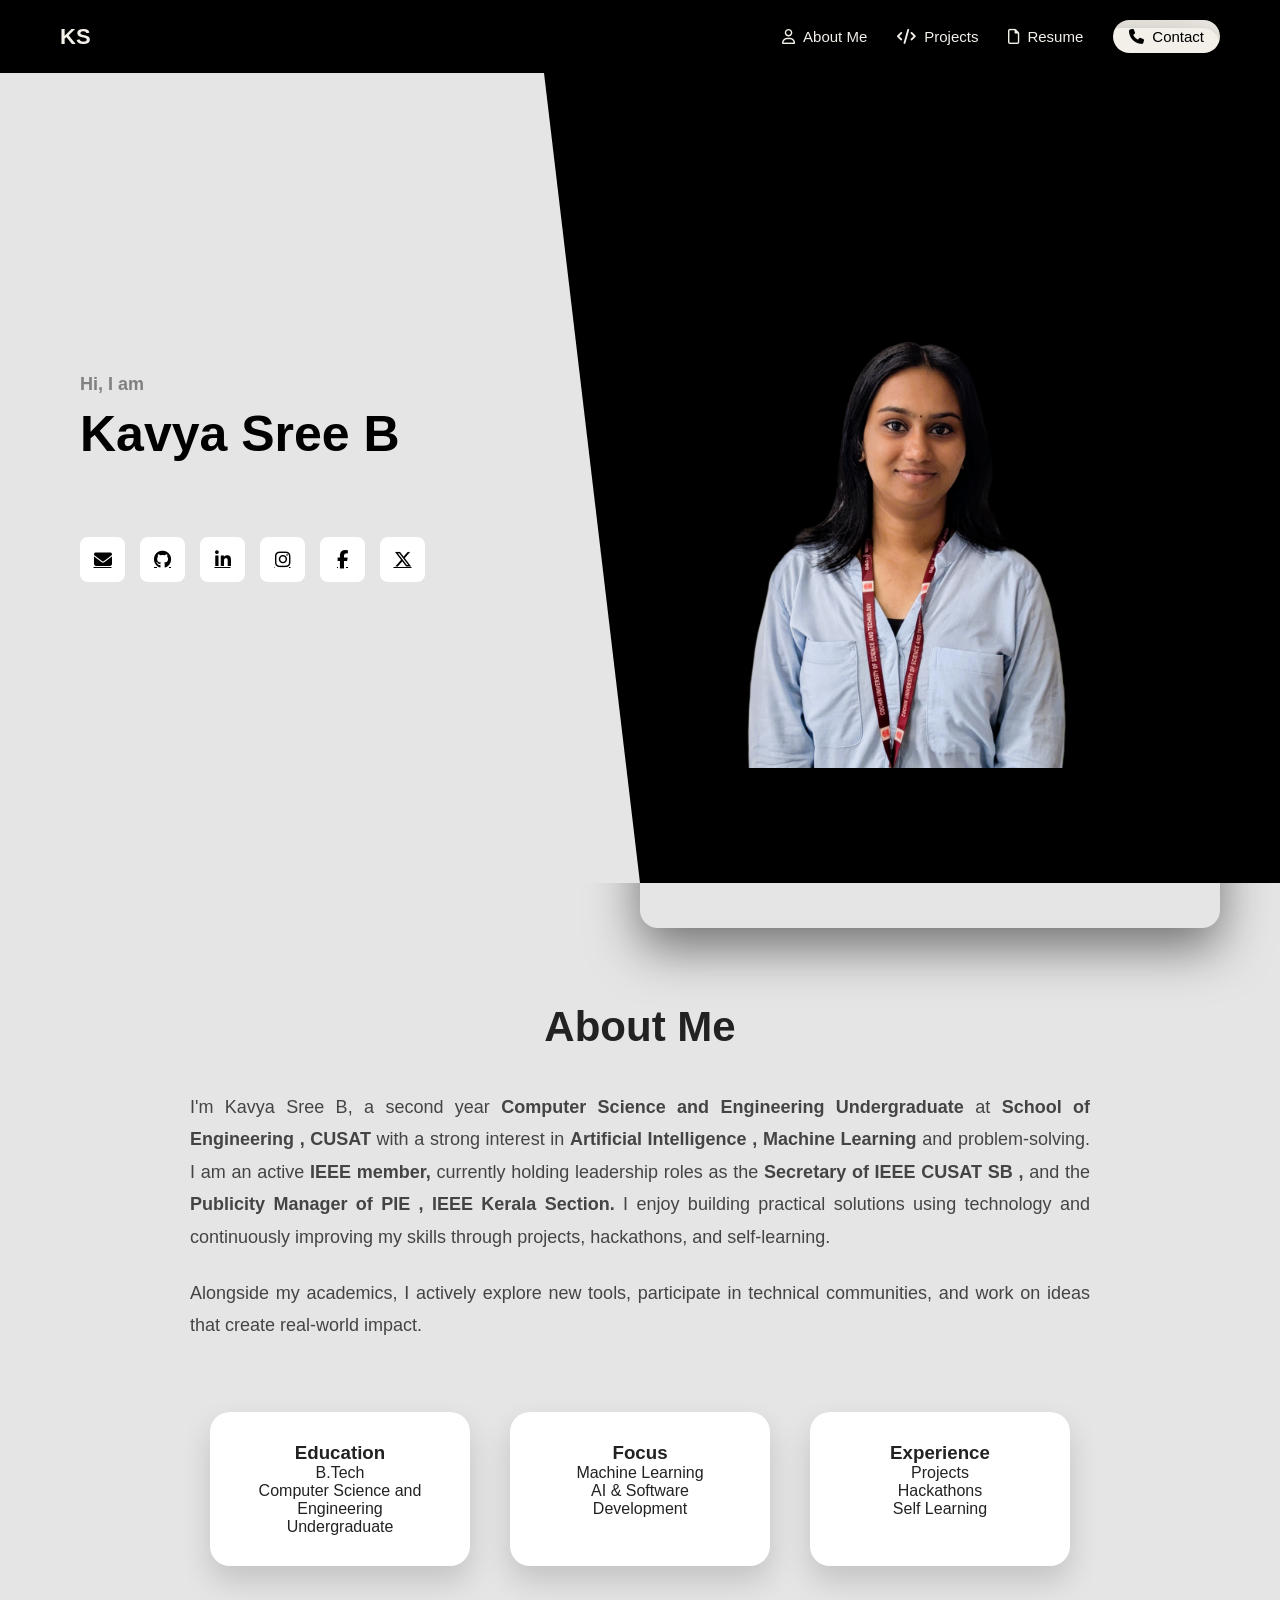
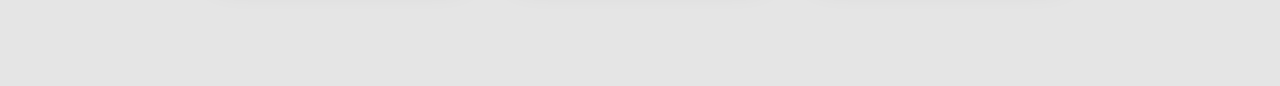
<file: index.html>
<!DOCTYPE html>
<html lang="en">
<head>
    <meta charset="UTF-8">
    <title>My Portfolio</title>
    <link rel="stylesheet" href="style.css">
    <link rel="preconnect" href="https://fonts.googleapis.com">
    <link rel="stylesheet" href="https://cdnjs.cloudflare.com/ajax/libs/font-awesome/6.5.0/css/all.min.css">

</head>
<body>

   <!-- Navbar -->
<nav>
    <div class="logo">KS</div>
    <ul>
        <li><a href="index.html#about"><i class="fa-regular fa-user"></i> About Me</a></li>
        <li><a href="#"><i class="fa-solid fa-code"></i> Projects</a></li>
        <li><a href="resume.html"><i class="fa-regular fa-file"></i> Resume</a></li>
        <li class="btn"><a href="#"><i class="fa-solid fa-phone"></i> Contact</a></li>
    </ul>
</nav>
    <!-- Hero Section -->
    <section class="hero">
        <div class="left">
            <h4>Hi, I am</h4>
            <h1>Kavya Sree B</h1>
           <p class="animated-text">
                <span>Engineering Undergrad</span>
                <span>ML Enthusiast</span>
            </p>


            <div class="socials">
    <!-- Email -->
    <a href="mailto:kavyasreeb355@gmail.com" target="_blank" aria-label="Email">
        <i class="fa-solid fa-envelope"></i>
    </a>

    <!-- GitHub -->
    <a href="https://github.com/KavyaSreeBiji" target="_blank" aria-label="GitHub">
        <i class="fa-brands fa-github"></i>
    </a>

    <!-- LinkedIn -->
    <a href="https://www.linkedin.com/in/kavyasree-b55226313" target="_blank" aria-label="LinkedIn">
        <i class="fa-brands fa-linkedin-in"></i>
    </a>

    <!-- Instagram -->
    <a href="https://www.instagram.com/kavya.sree.b_?igsh=cXppZ3NjZDg3NjFj" target="_blank" aria-label="Instagram">
        <i class="fa-brands fa-instagram"></i>
    </a>

    <!-- Facebook -->
    <a href="https://www.facebook.com/share/1AL86g5GXq/" target="_blank" aria-label="Facebook">
        <i class="fa-brands fa-facebook-f"></i>
    </a>

    <!-- X (Twitter) -->
    <a href="https://x.com/KavyaSreeB_" target="_blank" aria-label="X">
        <i class="fa-brands fa-x-twitter"></i>
    </a>
</div>


        </div>

        
        <div class="right">
            <img src="images/Kavya Profile.png" alt="Profile">
        </div>
    </section>

    <section id="about" class="about-section">

    <h2 class="about-title">About Me</h2>

    <div class="about-text">
        <p>
            I'm Kavya Sree B, a second year <strong>Computer Science and Engineering 
            Undergraduate </strong>at <strong> School of Engineering , CUSAT</strong> with a strong interest in
            <strong>Artificial Intelligence , Machine Learning</strong> and problem-solving. I am an active<strong> IEEE member,</strong>  
            currently holding leadership roles as the<strong> Secretary of IEEE CUSAT SB ,</strong>
            and the <strong> Publicity Manager of PIE , IEEE Kerala Section.</strong> I enjoy building
            practical solutions using technology and continuously improving my
            skills through projects, hackathons, and self-learning.
        </p>

        <p>
            Alongside my academics, I actively explore new tools, participate in technical communities,
            and work on ideas that create real-world impact.
        </p>
    </div>

    <div class="about-cards">

        <div class="card">
            <h3>Education</h3>
            <p>B.Tech<br>Computer Science and Engineering Undergraduate</p>
        </div>

        <div class="card">
            <h3>Focus</h3>
            <p>Machine Learning<br>AI & Software Development</p>
        </div>

        <div class="card">
            <h3>Experience</h3>
            <p>Projects<br>Hackathons<br>Self Learning</p>
        </div>

    </div>

</section>



</body>
</html>
</file>
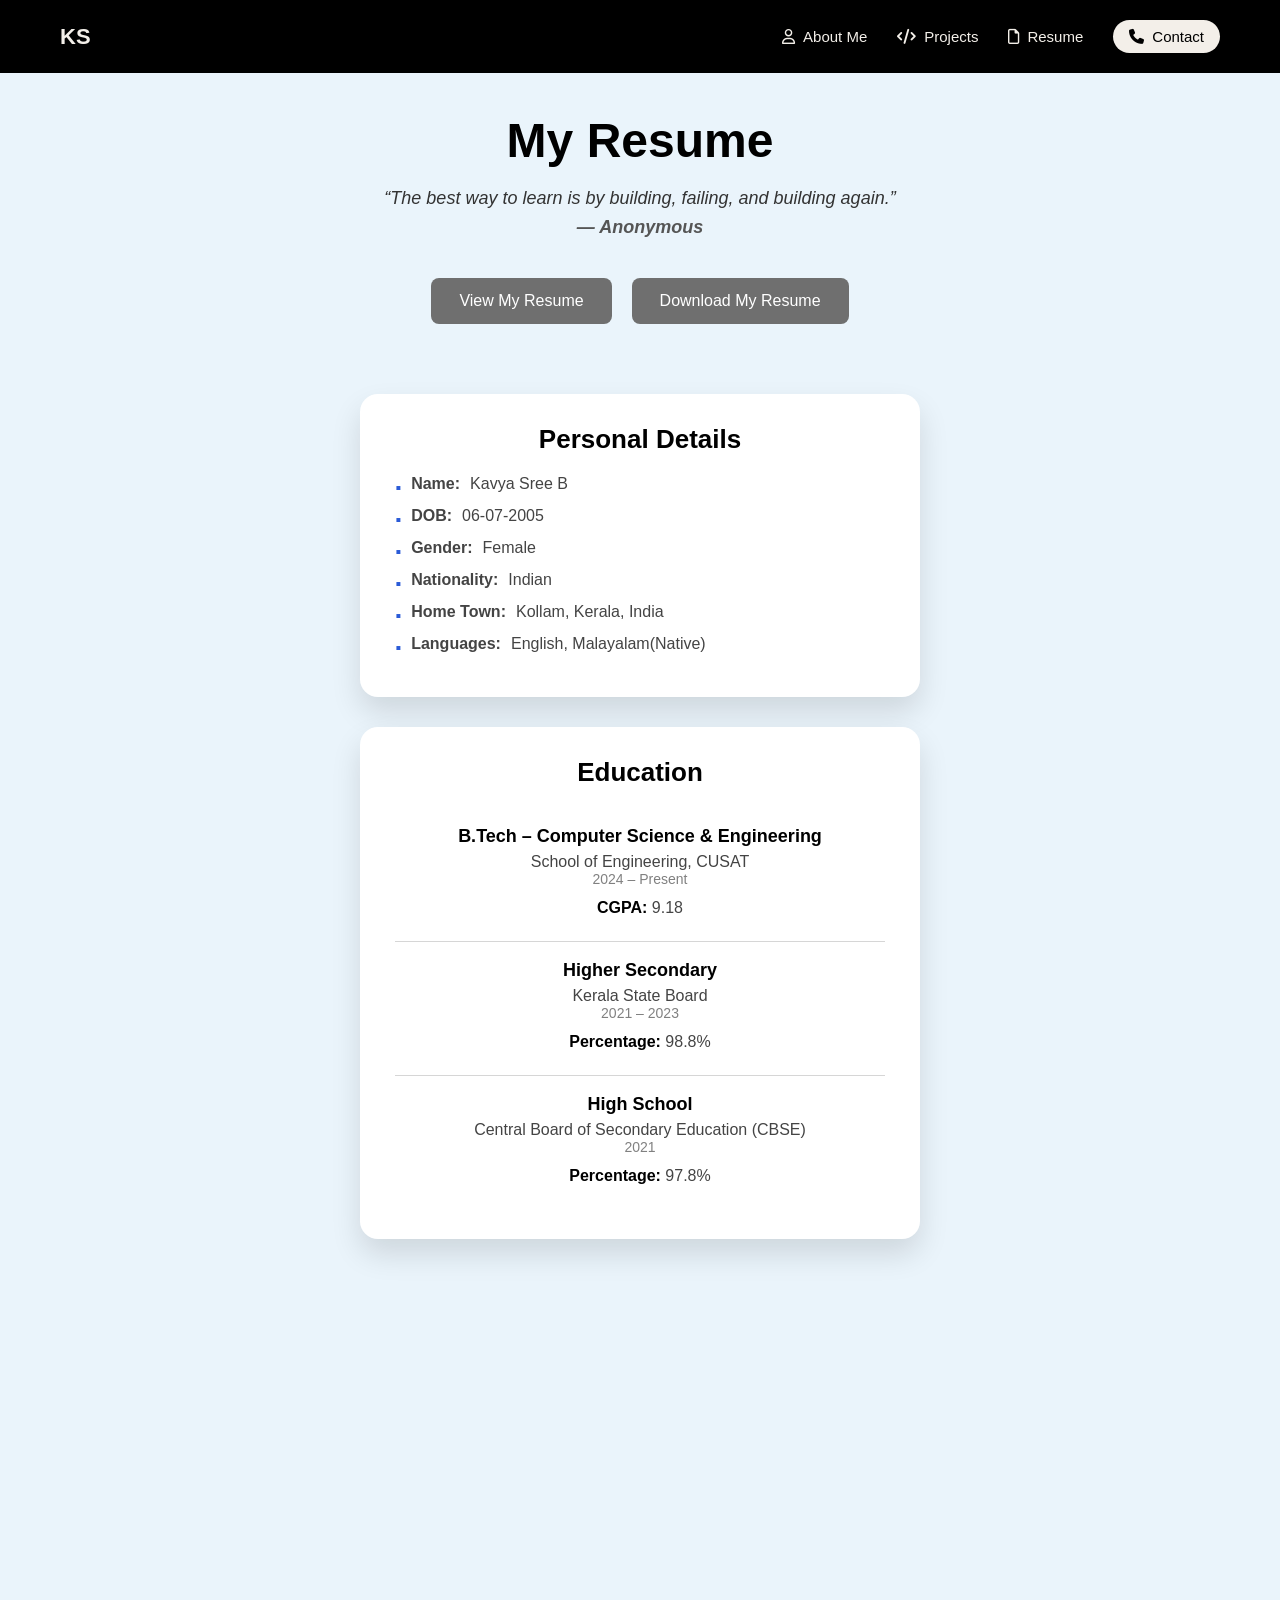
<file: resume.html>
<!DOCTYPE html>
<html lang="en">
<head>
    <meta charset="UTF-8">
    <title>Resume | Kavya Sree B</title>
    <link rel="stylesheet" href="style.css">
    <link rel="stylesheet" href="https://cdnjs.cloudflare.com/ajax/libs/font-awesome/6.5.0/css/all.min.css">
</head>

<body>

<!-- Navbar -->
<nav>
    <div class="logo">KS</div>
    <ul>
        <li><a href="index.html#about"><i class="fa-regular fa-user"></i> About Me</a></li>
        <li><a href="#"><i class="fa-solid fa-code"></i> Projects</a></li>
        <li><a href="resume.html"><i class="fa-regular fa-file"></i> Resume</a></li>
        <li class="btn"><a href="#"><i class="fa-solid fa-phone"></i> Contact</a></li>
    </ul>
</nav>

<!-- Resume Hero -->
<section class="resume-hero">
    <h1>My Resume</h1>

    <p class="quote">
    “The best way to learn is by building, failing, and building again.”
    <br><span>— Anonymous</span>
</p>

    <div class="resume-buttons">
        <button onclick="resumeAlert()">View My Resume</button>
        <button onclick="resumeAlert()">Download My Resume</button>
    </div>


    <!-- Resume Content -->
<section class="resume-content">

    <!-- Personal Details -->
    <div class="resume-card">
        <h2>Personal Details</h2>
        <ul>
            <li><strong>Name:</strong> Kavya Sree B</li>
            <li><strong>DOB:</strong> 06-07-2005</li>
            <li><strong>Gender:</strong> Female</li>
            <li><strong>Nationality:</strong> Indian</li>
            <li><strong>Home Town:</strong> Kollam, Kerala, India</li>
            <li><strong>Languages:</strong> English, Malayalam(Native)</li>
        </ul>
    </div>

    <!-- Education -->
<div class="resume-card">
    <h2>Education</h2>

    <!-- B.Tech -->
    <div class="edu-item">
        <h3>B.Tech – Computer Science & Engineering</h3>
        <p>School of Engineering, CUSAT</p>
        <span>2024 – Present</span>

        <p><strong>CGPA:</strong> 9.18</p>
    </div>

    <!-- Higher Secondary -->
    <div class="edu-item">
        <h3>Higher Secondary</h3>
        <p>Kerala State Board</p>
        <span>2021 – 2023</span>

        <p><strong>Percentage:</strong> 98.8%</p>
    </div>

    <!-- High School -->
    <div class="edu-item">
        <h3>High School</h3>
        <p>Central Board of Secondary Education (CBSE)</p>
        <span>2021</span>

        <p><strong>Percentage:</strong> 97.8%</p>
    </div>
</div>

    <!-- Technical Skills -->
    <div class="resume-card">
        <h2>Technical Skills</h2>

         <div class="skill">
            <span>C/C++</span>
            <div class="bar"><div style="width:95%"></div></div>
        </div>

         <div class="skill">
            <span>Python</span>
            <div class="bar"><div style="width:50%"></div></div>
        </div>

         <div class="skill">
            <span>Java</span>
            <div class="bar"><div style="width:75%"></div></div>
        </div>

       
        <div class="skill">
            <span>Machine Learning</span>
            <div class="bar"><div style="width:30%"></div></div>
        </div>

        <div class="skill">
            <span>HTML / CSS</span>
            <div class="bar"><div style="width:40%"></div></div>
        </div>


    </div>

    <!-- Soft Skills -->
    <div class="resume-card">
        <h2>Soft Skills</h2>
        <div class="tags">
            <span>Leadership</span>
            <span>Team Work</span>
            <span>Communication</span>
            <span>Problem Solving</span>
        </div>
    </div>

</section>

</section>

</body>

<script>
function resumeAlert() {
    alert("Resume will be uploaded later 😊");
}
</script>

</html>
</file>
<file: style.css>
html {
    scroll-behavior: smooth;
}

* {
    margin: 0;
    padding: 0;
    box-sizing: border-box;
    font-family: Arial, sans-serif;
}

/* ================= BODY ================= */
body {
    background: black;
    color: #f3efe9;
}

/* ================= NAVBAR ================= */
nav {
    display: flex;
    justify-content: space-between;
    padding: 20px 60px;
    align-items: center;
}

.logo {
    font-weight: bold;
    font-size: 22px;
    color: #f3efe9;
}

nav ul {
    display: flex;
    list-style: none;
    gap: 30px;
    align-items: center;
}

nav ul li a {
    display: flex;
    align-items: center;
    gap: 8px;
    color: #f3efe9;
    text-decoration: none;
    font-weight: 500;
    font-size: 15px;
    transition: color 0.3s ease;
}

nav ul li a:hover {
    border-bottom: 2px solid #f3efe9;
    padding-bottom: 4px;
}

/* Contact button */
.btn {
    background: #f3efe9;
    padding: 8px 16px;
    border-radius: 20px;
    font-weight: bold;
}

.btn a,
.btn a i {
    color: black;
}

/* ================= HERO SECTION ================= */
.hero {
    display: flex;
    height: 90vh;
}

/* Left */
.left {
    width: 50%;
    background: #e5e5e5;
    color: black;
    display: flex;
    flex-direction: column;
    justify-content: center;
    padding-left: 80px;
    clip-path: polygon(0 0, 85% 0, 100% 100%, 0% 100%);
}

.left h4 {
    font-size: 18px;
    color: grey;
}

.left h1 {
    font-size: 50px;
    margin: 10px 0;
}

.left p {
    color: grey;
}

/* Animated text */
.animated-text {
    height: 24px;
    margin-top: 10px;
    overflow: hidden;
    position: relative;
}

.animated-text span {
    position: absolute;
    opacity: 0;
    animation: textFade 4s infinite;
    font-size: 18px;
    font-weight: 600;
    color: #555;
}

.animated-text span:nth-child(1) { animation-delay: 0s; }
.animated-text span:nth-child(2) { animation-delay: 2s; }

@keyframes textFade {
    0% { opacity: 0; transform: translateY(10px); }
    10% { opacity: 1; transform: translateY(0); }
    40% { opacity: 1; }
    50% { opacity: 0; transform: translateY(-10px); }
    100% { opacity: 0; }
}

/* Social icons */
.socials {
    margin-top: 30px;
    display: flex;
    gap: 15px;
}

.socials a {
    width: 45px;
    height: 45px;
    background: white;
    border-radius: 8px;
    display: flex;
    align-items: center;
    justify-content: center;
    color: black;
    font-size: 18px;
    transition: all 0.3s ease;
}

.socials a:hover {
    background: black;
    color: white;
    transform: translateY(-4px);
}

/* Right */
.right {
    width: 50%;
    background: black;
    display: flex;
    align-items: center;
    justify-content: center;
    padding-right: 60px;
}

.right img {
    height: 100vh;
    max-width: 100%;
    object-fit: contain;
    border-radius: 18px;
    box-shadow: 0 20px 50px rgba(0,0,0,0.5);
}

/* ================= ABOUT SECTION ================= */
.about-section {
    background: #e5e5e5;
    padding: 120px 80px;
    color: #222;
}

.about-title {
    text-align: center;
    font-size: 42px;
    margin-bottom: 40px;
}

.about-text {
    max-width: 900px;
    margin: 0 auto 70px;
    text-align: justify;
    font-size: 18px;
    line-height: 1.8;
}

.about-text p {
    margin-bottom: 24px;
    color: #444;
}

/* About cards */
.about-cards {
    display: flex;
    justify-content: center;
    gap: 40px;
    flex-wrap: wrap;
}

.card {
    background: white;
    padding: 30px 40px;
    border-radius: 20px;
    width: 260px;
    text-align: center;
    box-shadow: 0 15px 30px rgba(0,0,0,0.15);
    transition: transform 0.3s ease;
}

.card:hover {
    transform: translateY(-8px);
}

/* ================= RESUME PAGE ================= */
.resume-hero {
    min-height: 90vh;
    background: #eaf4fb;
    display: flex;
    flex-direction: column;
    align-items: center;
    justify-content: center;
    text-align: center;
    padding: 40px;
    color: #222;
}

.resume-hero h1 {
    font-size: 48px;
    color: #000000;
    margin-bottom: 20px;
}

/* Quote */
.quote {
    font-style: italic;
    font-size: 18px;
    color: #333;
    margin-bottom: 40px;
    max-width: 600px;
}

.quote span {
    display: block;
    margin-top: 8px;
    font-weight: bold;
    color: #555;
}

/* Resume buttons */
.resume-buttons {
    display: flex;
    gap: 20px;
}

.resume-buttons button {
    background: #6f6f6f;
    color: white;
    border: none;
    padding: 14px 28px;
    font-size: 16px;
    border-radius: 8px;
    cursor: pointer;
    transition: transform 0.3s ease;
}

.resume-buttons button:hover {
    background: #5a5a5a;
    transform: translateY(-3px);
}


/* Resume content layout */
.resume-content {
    background: #eaf4fb;
    padding: 70px 120px;

    display: flex;              
    flex-direction: column;
    gap: 30px;                  
    align-items: center;        
}


/* Resume cards */
.resume-card {
    width: 100%;
    max-width: 900px;           
    background: white;
    padding: 30px 35px;
    border-radius: 18px;
    box-shadow: 0 15px 30px rgba(0,0,0,0.12);

    transition: transform 0.3s ease, box-shadow 0.3s ease;
}

.resume-card:hover {
    transform: translateY(-6px);
    box-shadow: 0 20px 45px rgba(0,0,0,0.18);
}


.resume-card h2 {
    color: #000;
    margin-bottom: 20px;
    font-size: 26px;
}

.edu-item h3 {
    color: #000;
    font-weight: 600;
}

.resume-card p,
.resume-card li,
.resume-card span {
    color: #444;
}


/* Personal details list */
.resume-card ul {
    list-style: none;
    padding: 0;
}

.resume-card ul li {
    display: flex;
    gap: 10px;
    margin-bottom: 10px;
    color: #444;
    transition: transform 0.3s ease;
}

.resume-card ul li::before {
    content: "▪";
    color: #2a5bd7;
    margin-top: 4px;
}

.resume-card ul li:hover {
    transform: translateX(6px);
}

/* Education */
.edu-item {
    padding: 18px 0;
    border-bottom: 1px solid #d6d6d6;
}

.edu-item:last-child {
    border-bottom: none;
}


.edu-item:hover {
    transform: translateX(6px);
}

.edu-item h3 {
    font-size: 18px;
    color: #000000;
    font-weight: 600;
    margin-bottom: 6px; 
}

.edu-item span {
    font-size: 14px;
    color: gray;
    display: block;
    margin-bottom: 8px; 
}

.edu-item p strong {
    color: #000000;
    margin-bottom: 6px;
    display: inline-block;
    margin-top: 4px;
}

/* Skills */
.skill {
    margin-bottom: 16px;
}

.skill span {
    font-weight: 500;
    color: #222;
}

.bar {
    background: #e0e0e0;
    height: 8px;
    border-radius: 5px;
    margin-top: 6px;
}

.bar div {
    height: 100%;
    background: #7a7a7a;
    border-radius: 5px;
}

.skill:hover .bar div {
    filter: brightness(1.2);
}

/* Soft skills */
.tags {
    display: flex;
    flex-wrap: wrap;
    gap: 10px;
}

.tags span {
    background: transparent;
    color: #444;
    border: 1.5px solid #888;
    padding: 6px 14px;
    border-radius: 20px;
    font-size: 14px;
    transition: all 0.3s ease;
}

.tags span:hover {
    background: #d9d9d9;
    color: black;
    transform: scale(1.08);
}

.resume-content > .resume-card:nth-child(1),
.resume-content > .resume-card:nth-child(3) {
    margin-bottom: 0;
}

/* === 3D Resume Effect === */
resume-3d-wrapper {
    min-height: 100vh;
    perspective: 1000px;
    transform-style: preserve-3d;
}

.resume-hero,
.resume-content {
    transform-style: preserve-3d;
    transition: transform 0.1s ease-out;
}
</file>
